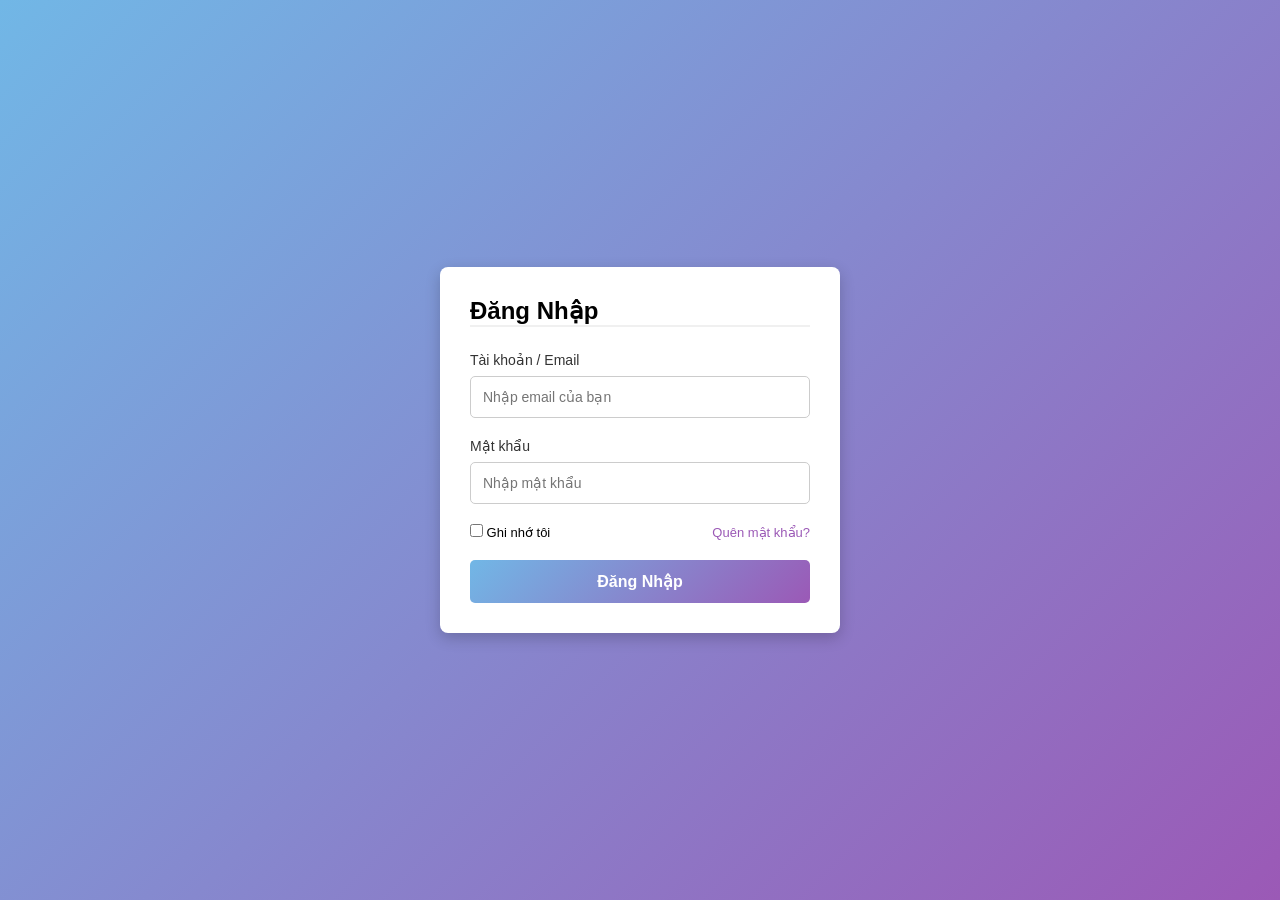
<file: login.html>
<!doctype html>
<html lang="vi">
  <head>
    <meta charset="UTF-8" />
    <meta name="viewport" content="width=device-width, initial-scale=1.0" />
    <title>Đăng Nhập / Đăng Ký</title>
    <style>
      /* Tinh chỉnh hệ thống hiển thị cơ bản */
      * {
        margin: 0;
        padding: 0;
        box-sizing: border-box;
        font-family: "Segoe UI", Tahoma, Geneva, Verdana, sans-serif;
      }

      body {
        background: linear-gradient(135deg, #71b7e6, #9b59b6);
        height: 100vh;
        display: flex;
        justify-content: center;
        align-items: center;
        padding: 10px;
      }

      /* Khung chứa Form trung tâm */
      .auth-container {
        background: #ffffff;
        max-width: 400px;
        width: 100%;
        padding: 30px;
        border-radius: 8px;
        box-shadow: 0 5px 15px rgba(0, 0, 0, 0.2);
      }

      /* Thanh điều hướng Tab */
      .auth-tabs {
        display: flex;
        margin-bottom: 25px;
        border-bottom: 2px solid #f0f0f0;
      }

      .tab-trigger {
        flex: 1;
        padding: 12px;
        text-align: center;
        background: none;
        border: none;
        font-size: 16px;
        font-weight: 600;
        color: #888;
        cursor: pointer;
        transition: all 0.3s ease;
      }

      /* Class active để bạn dùng JS kích hoạt */
      .tab-trigger.active {
        color: #9b59b6;
        border-bottom: 3px solid #9b59b6;
      }

      /* Các khối form */
      .auth-panel {
        display: none;
      }

      /* Class active để hiển thị form mong muốn */
      .auth-panel.active {
        display: block;
      }

      .form-group {
        margin-bottom: 20px;
      }

      .form-group label {
        display: block;
        margin-bottom: 8px;
        font-size: 14px;
        color: #333;
        font-weight: 500;
      }

      .form-group input {
        width: 100%;
        padding: 12px;
        border: 1px solid #ccc;
        border-radius: 5px;
        font-size: 14px;
        outline: none;
        transition: border 0.3s;
      }

      .form-group input:focus {
        border-color: #9b59b6;
      }

      /* Khu vực tùy chọn thêm */
      .form-options {
        display: flex;
        justify-content: space-between;
        align-items: center;
        font-size: 13px;
        margin-bottom: 20px;
      }

      .form-options a {
        color: #9b59b6;
        text-decoration: none;
      }

      .form-options a:hover {
        text-decoration: underline;
      }

      /* Nút hành động chính */
      .btn-submit {
        width: 100%;
        padding: 12px;
        background: linear-gradient(135deg, #71b7e6, #9b59b6);
        border: none;
        color: white;
        font-size: 16px;
        font-weight: bold;
        border-radius: 5px;
        cursor: pointer;
        transition: opacity 0.2s;
      }

      .btn-submit:hover {
        opacity: 0.9;
      }
    </style>
  </head>
  <body>
    <div class="auth-container">
      <div class="auth-tabs">
        <h2>Đăng Nhập</h2>
      </div>

      <div id="panel-login" class="auth-panel active">
        <form id="form-login">
          <div class="form-group">
            <label for="login-email">Tài khoản / Email</label>
            <input
              type="text"
              id="login-email"
              placeholder="Nhập email của bạn"
              required
            />
          </div>
          <div class="form-group">
            <label for="login-password">Mật khẩu</label>
            <input
              type="password"
              id="login-password"
              placeholder="Nhập mật khẩu"
              required
            />
          </div>
          <div class="form-options">
            <label
              ><input type="checkbox" id="login-remember" /> Ghi nhớ tôi</label
            >
            <a href="#" id="link-forgot">Quên mật khẩu?</a>
          </div>
          <button type="submit" class="btn-submit">Đăng Nhập</button>
        </form>
      </div>

      <div id="panel-register" class="auth-panel">
        <form id="form-register">
          <div class="form-group">
            <label for="reg-name">Họ và tên</label>
            <input
              type="text"
              id="reg-name"
              placeholder="Nhập họ và tên"
              required
            />
          </div>
          <div class="form-group">
            <label for="reg-email">Địa chỉ Email</label>
            <input
              type="email"
              id="reg-email"
              placeholder="Nhập email đăng ký"
              required
            />
          </div>
          <div class="form-group">
            <label for="reg-password">Mật khẩu</label>
            <input
              type="password"
              id="reg-password"
              placeholder="Tạo mật khẩu mạnh"
              required
            />
          </div>
          <div class="form-group">
            <label for="reg-confirm">Xác nhận mật khẩu</label>
            <input
              type="password"
              id="reg-confirm"
              placeholder="Nhập lại mật khẩu"
              required
            />
          </div>
          <button type="submit" class="btn-submit">Đăng Ký Tài Khoản</button>
        </form>
      </div>
      <script src="../js/login.js"></script>
    </div>
  </body>
</html>
</file>
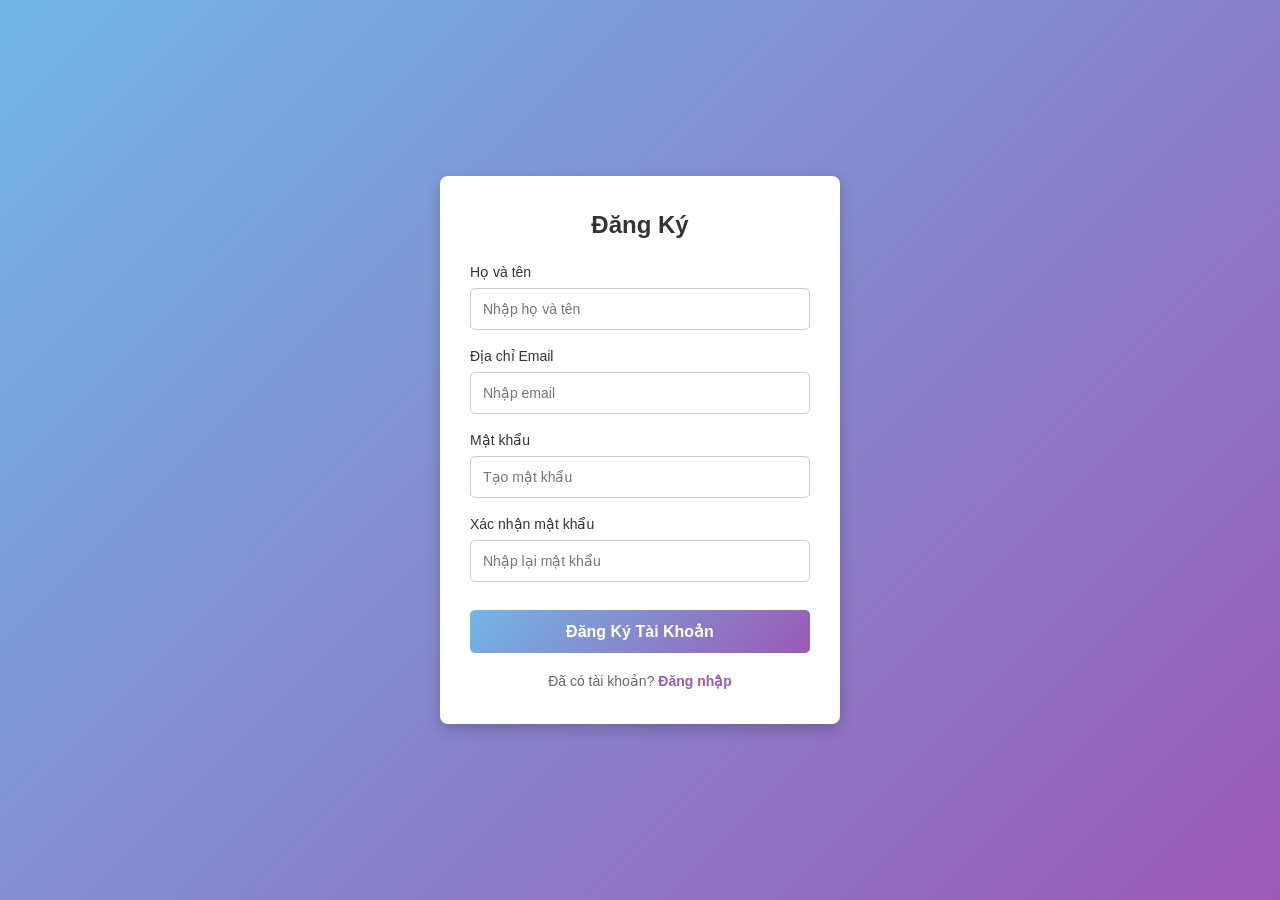
<file: register.html>
<!DOCTYPE html>
<html lang="vi">
<head>
    <meta charset="UTF-8">
    <meta name="viewport" content="width=device-width, initial-scale=1.0">
    <title>Đăng Ký Tài Khoản</title>
    <style>
        /* Đồng bộ CSS giống trang đăng nhập để đồng nhất giao diện */
        * {
            margin: 0;
            padding: 0;
            box-sizing: border-box;
            font-family: 'Segoe UI', Tahoma, Geneva, Verdana, sans-serif;
        }

        body {
            background: linear-gradient(135deg, #71b7e6, #9b59b6);
            height: 100vh;
            display: flex;
            justify-content: center;
            align-items: center;
            padding: 15px;
        }

        .auth-box {
            background: #ffffff;
            max-width: 400px;
            width: 100%;
            padding: 35px 30px;
            border-radius: 8px;
            box-shadow: 0 5px 15px rgba(0, 0, 0, 0.2);
        }

        .auth-title {
            font-size: 24px;
            font-weight: bold;
            color: #333;
            text-align: center;
            margin-bottom: 25px;
        }

        .form-group {
            margin-bottom: 18px;
        }

        .form-group label {
            display: block;
            margin-bottom: 8px;
            font-size: 14px;
            color: #333;
            font-weight: 500;
        }

        .form-group input {
            width: 100%;
            padding: 12px;
            border: 1px solid #ccc;
            border-radius: 5px;
            font-size: 14px;
            outline: none;
            transition: border 0.3s;
        }

        .form-group input:focus {
            border-color: #9b59b6;
        }

        .btn-submit {
            width: 100%;
            padding: 12px;
            background: linear-gradient(135deg, #71b7e6, #9b59b6);
            border: none;
            color: white;
            font-size: 16px;
            font-weight: bold;
            border-radius: 5px;
            cursor: pointer;
            transition: opacity 0.2s;
            margin-top: 10px;
        }

        .btn-submit:hover {
            opacity: 0.9;
        }

        .auth-switch {
            text-align: center;
            margin-top: 20px;
            font-size: 14px;
            color: #666;
        }

        .auth-switch a {
            color: #9b59b6;
            text-decoration: none;
            font-weight: 600;
        }
    </style>
</head>
<body>

    <div class="auth-box">
        <h2 class="auth-title">Đăng Ký </h2>
        
        <form id="form-register">
            <div class="form-group">
                <label for="reg-name">Họ và tên</label>
                <input type="text" id="reg-name" placeholder="Nhập họ và tên" required>
            </div>

            <div class="form-group">
                <label for="reg-email">Địa chỉ Email</label>
                <input type="email" id="reg-email" placeholder="Nhập email" required>
            </div>
            
            <div class="form-group">
                <label for="reg-password">Mật khẩu</label>
                <input type="password" id="reg-password" placeholder="Tạo mật khẩu" required>
            </div>

            <div class="form-group">
                <label for="reg-confirm">Xác nhận mật khẩu</label>
                <input type="password" id="reg-confirm" placeholder="Nhập lại mật khẩu" required>
            </div>
            
            <button type="submit" class="btn-submit">Đăng Ký Tài Khoản</button>
        </form>

        <div class="auth-switch">
            Đã có tài khoản? <a>Đăng nhập</a>
        </div>
      <script src="../js/register.js"></script>
    </div>

</body>
</html>
</file>
